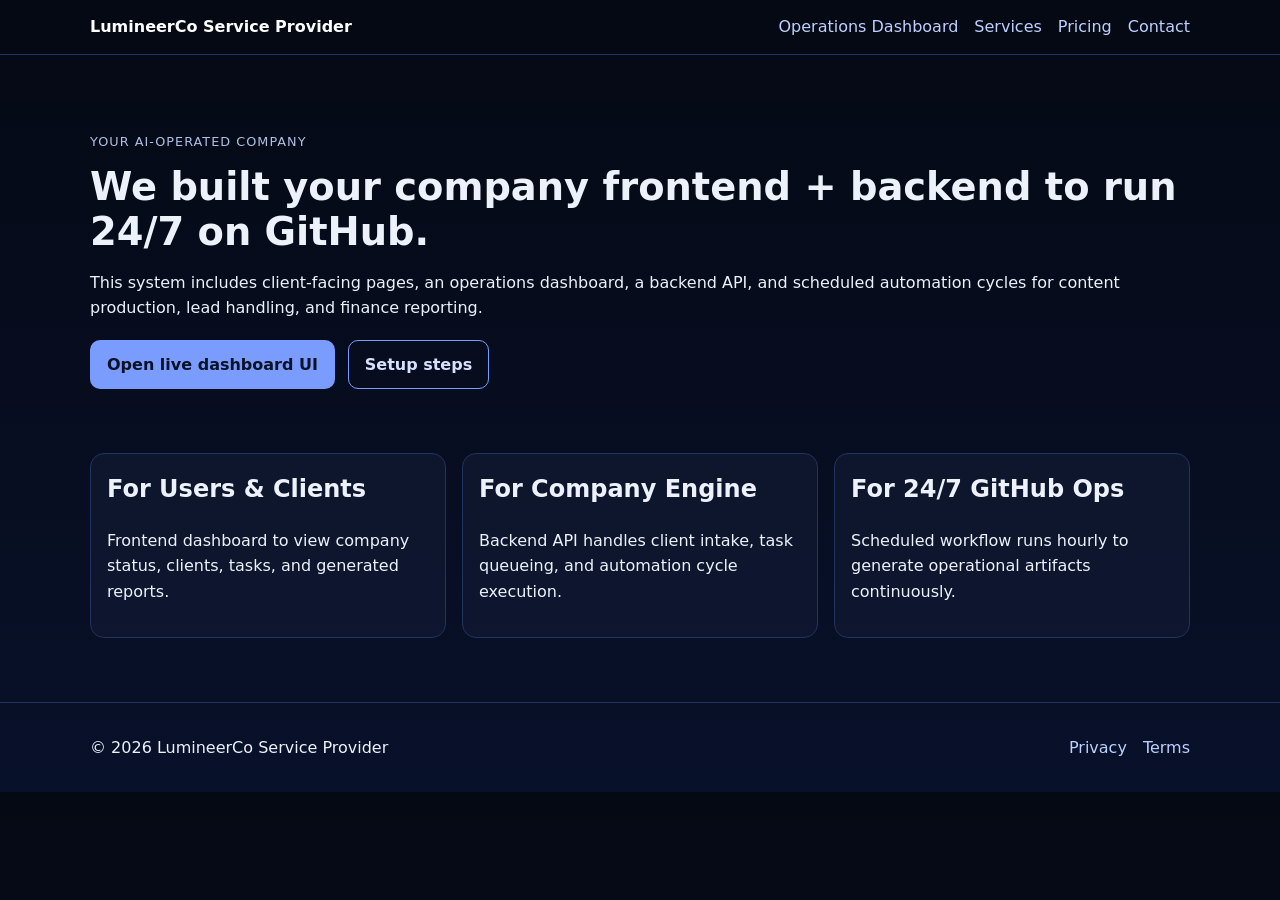
<file: index.html>
<!doctype html>
<html lang="en">
  <head>
    <meta charset="UTF-8" />
    <meta name="viewport" content="width=device-width, initial-scale=1.0" />
    <title>LumineerCo Service Provider | 24/7 AI Company</title>
    <meta name="description" content="LumineerCo runs blog writing, image/post generation, SaaS templates, sales, marketing, and finance workflows 24/7." />
    <link rel="stylesheet" href="assets/styles.css" />
  </head>
  <body>
    <header class="site-header">
      <div class="container nav-wrap">
        <a href="index.html" class="brand">LumineerCo Service Provider</a>
        <nav>
          <a href="frontend/dashboard.html">Operations Dashboard</a>
          <a href="products.html">Services</a>
          <a href="pricing.html">Pricing</a>
          <a href="contact.html">Contact</a>
        </nav>
      </div>
    </header>

    <main>
      <section class="hero">
        <div class="container">
          <p class="eyebrow">Your AI-Operated Company</p>
          <h1>We built your company frontend + backend to run 24/7 on GitHub.</h1>
          <p>
            This system includes client-facing pages, an operations dashboard, a backend API,
            and scheduled automation cycles for content production, lead handling, and finance reporting.
          </p>
          <div class="cta-row">
            <a class="btn btn-primary" href="frontend/dashboard.html">Open live dashboard UI</a>
            <a class="btn btn-outline" href="README.md">Setup steps</a>
          </div>
        </div>
      </section>

      <section class="container grid-3">
        <article class="card">
          <h2>For Users & Clients</h2>
          <p>Frontend dashboard to view company status, clients, tasks, and generated reports.</p>
        </article>
        <article class="card">
          <h2>For Company Engine</h2>
          <p>Backend API handles client intake, task queueing, and automation cycle execution.</p>
        </article>
        <article class="card">
          <h2>For 24/7 GitHub Ops</h2>
          <p>Scheduled workflow runs hourly to generate operational artifacts continuously.</p>
        </article>
      </section>
    </main>

    <footer class="site-footer">
      <div class="container footer-links">
        <p>© <span id="year"></span> LumineerCo Service Provider</p>
        <div>
          <a href="privacy.html">Privacy</a>
          <a href="terms.html">Terms</a>
        </div>
      </div>
    </footer>

    <script src="assets/script.js"></script>
  </body>
</html>
</file>
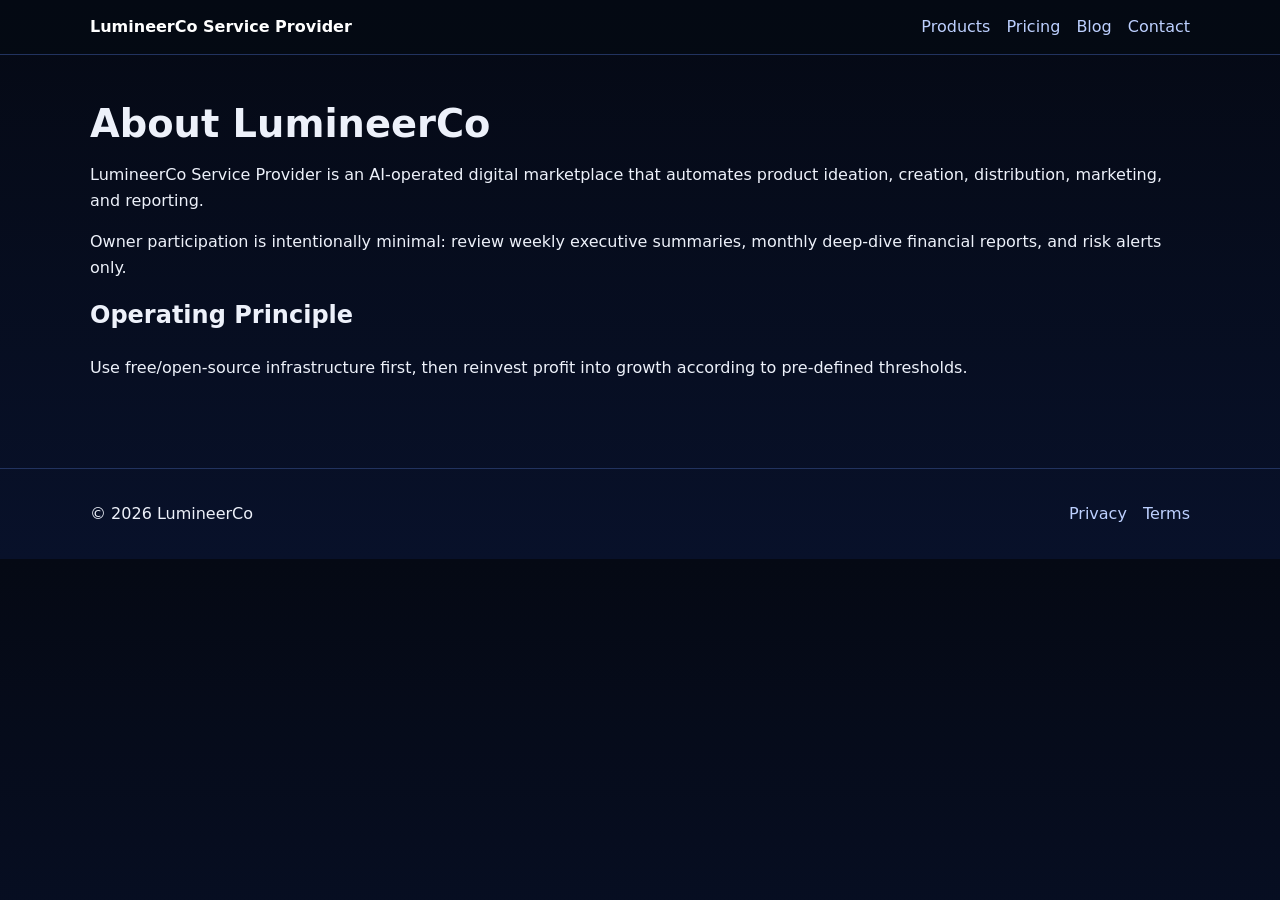
<file: about.html>
<!doctype html><html lang="en"><head><meta charset="UTF-8"><meta name="viewport" content="width=device-width, initial-scale=1.0"><title>About | LumineerCo</title><link rel="stylesheet" href="assets/styles.css"></head><body><header class="site-header"><div class="container nav-wrap"><a href="index.html" class="brand">LumineerCo Service Provider</a><nav><a href="products.html">Products</a><a href="pricing.html">Pricing</a><a href="blog.html">Blog</a><a href="contact.html">Contact</a></nav></div></header><main class="page container"><h1>About LumineerCo</h1><p>LumineerCo Service Provider is an AI-operated digital marketplace that automates product ideation, creation, distribution, marketing, and reporting.</p><p>Owner participation is intentionally minimal: review weekly executive summaries, monthly deep-dive financial reports, and risk alerts only.</p><h2>Operating Principle</h2><p>Use free/open-source infrastructure first, then reinvest profit into growth according to pre-defined thresholds.</p></main><footer class="site-footer"><div class="container footer-links"><p>© <span id="year"></span> LumineerCo</p><div><a href="privacy.html">Privacy</a><a href="terms.html">Terms</a></div></div></footer><script src="assets/script.js"></script></body></html>
</file>
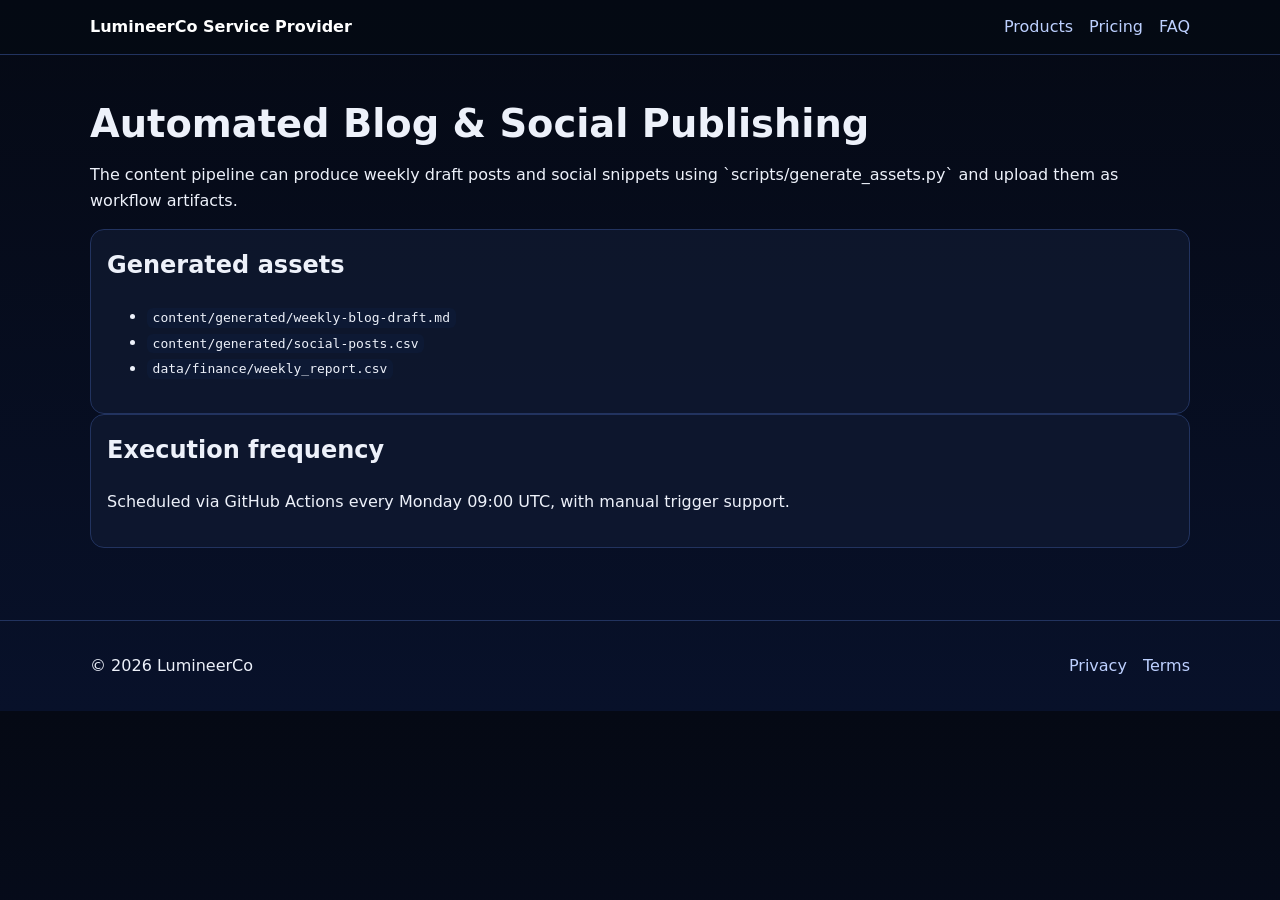
<file: blog.html>
<!doctype html>
<html lang="en">
  <head>
    <meta charset="UTF-8" />
    <meta name="viewport" content="width=device-width, initial-scale=1.0" />
    <title>Blog Automation | LumineerCo</title>
    <link rel="stylesheet" href="assets/styles.css" />
  </head>
  <body>
    <header class="site-header">
      <div class="container nav-wrap">
        <a href="index.html" class="brand">LumineerCo Service Provider</a>
        <nav>
          <a href="products.html">Products</a>
          <a href="pricing.html">Pricing</a>
          <a href="faq.html">FAQ</a>
        </nav>
      </div>
    </header>

    <main class="page container">
      <h1>Automated Blog & Social Publishing</h1>
      <p>
        The content pipeline can produce weekly draft posts and social snippets using
        `scripts/generate_assets.py` and upload them as workflow artifacts.
      </p>

      <div class="card">
        <h2>Generated assets</h2>
        <ul>
          <li><code>content/generated/weekly-blog-draft.md</code></li>
          <li><code>content/generated/social-posts.csv</code></li>
          <li><code>data/finance/weekly_report.csv</code></li>
        </ul>
      </div>

      <div class="card">
        <h2>Execution frequency</h2>
        <p>
          Scheduled via GitHub Actions every Monday 09:00 UTC, with manual trigger support.
        </p>
      </div>
    </main>

    <footer class="site-footer">
      <div class="container footer-links">
        <p>© <span id="year"></span> LumineerCo</p>
        <div><a href="privacy.html">Privacy</a><a href="terms.html">Terms</a></div>
      </div>
    </footer>
    <script src="assets/script.js"></script>
  </body>
</html>
</file>
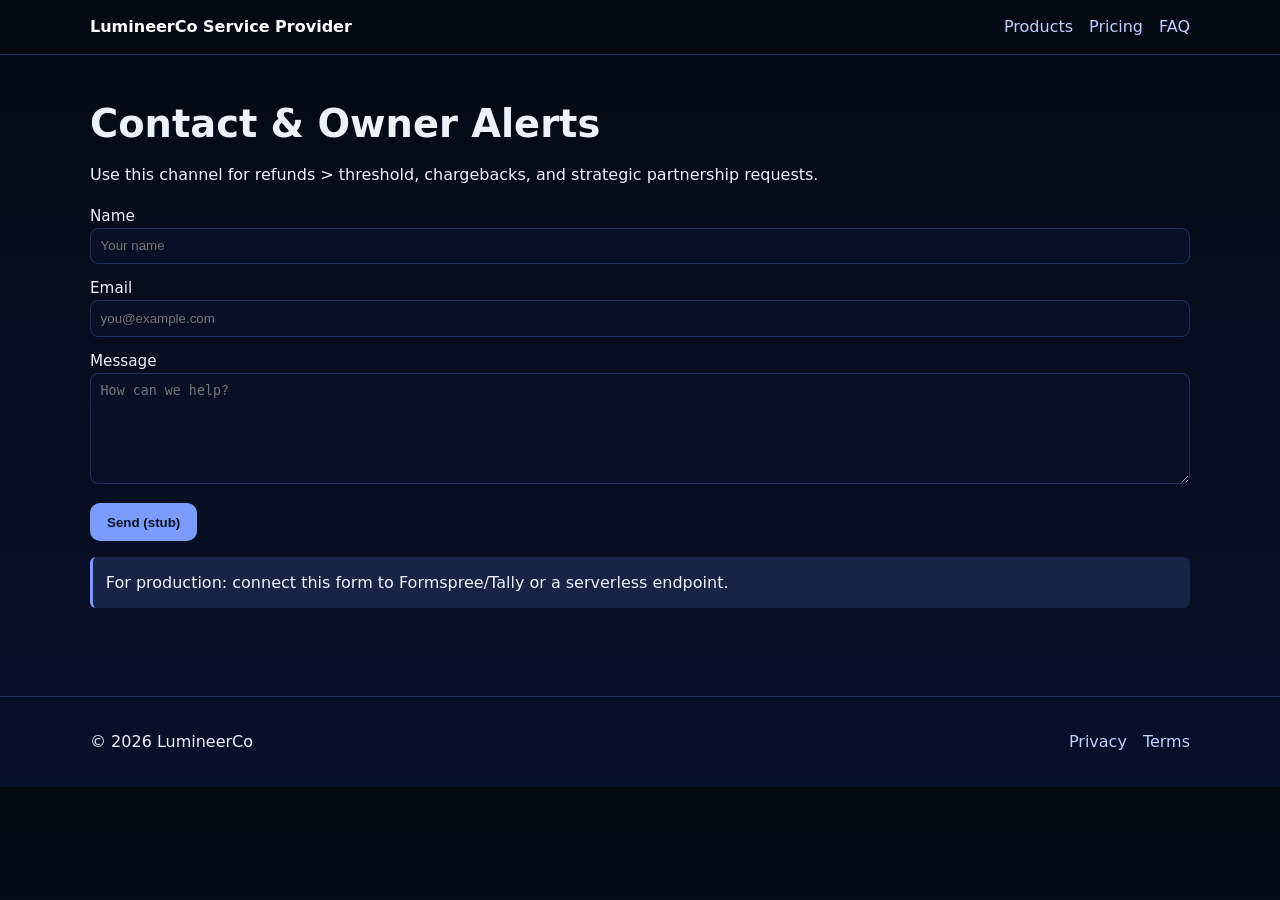
<file: contact.html>
<!doctype html><html lang="en"><head><meta charset="UTF-8"><meta name="viewport" content="width=device-width, initial-scale=1.0"><title>Contact | LumineerCo</title><link rel="stylesheet" href="assets/styles.css"></head><body><header class="site-header"><div class="container nav-wrap"><a href="index.html" class="brand">LumineerCo Service Provider</a><nav><a href="products.html">Products</a><a href="pricing.html">Pricing</a><a href="faq.html">FAQ</a></nav></div></header><main class="page container"><h1>Contact & Owner Alerts</h1><p>Use this channel for refunds > threshold, chargebacks, and strategic partnership requests.</p><form><label>Name<input type="text" placeholder="Your name"></label><label>Email<input type="email" placeholder="you@example.com"></label><label>Message<textarea rows="6" placeholder="How can we help?"></textarea></label><button class="btn btn-primary" type="submit">Send (stub)</button></form><p class="notice">For production: connect this form to Formspree/Tally or a serverless endpoint.</p></main><footer class="site-footer"><div class="container footer-links"><p>© <span id="year"></span> LumineerCo</p><div><a href="privacy.html">Privacy</a><a href="terms.html">Terms</a></div></div></footer><script src="assets/script.js"></script></body></html>
</file>
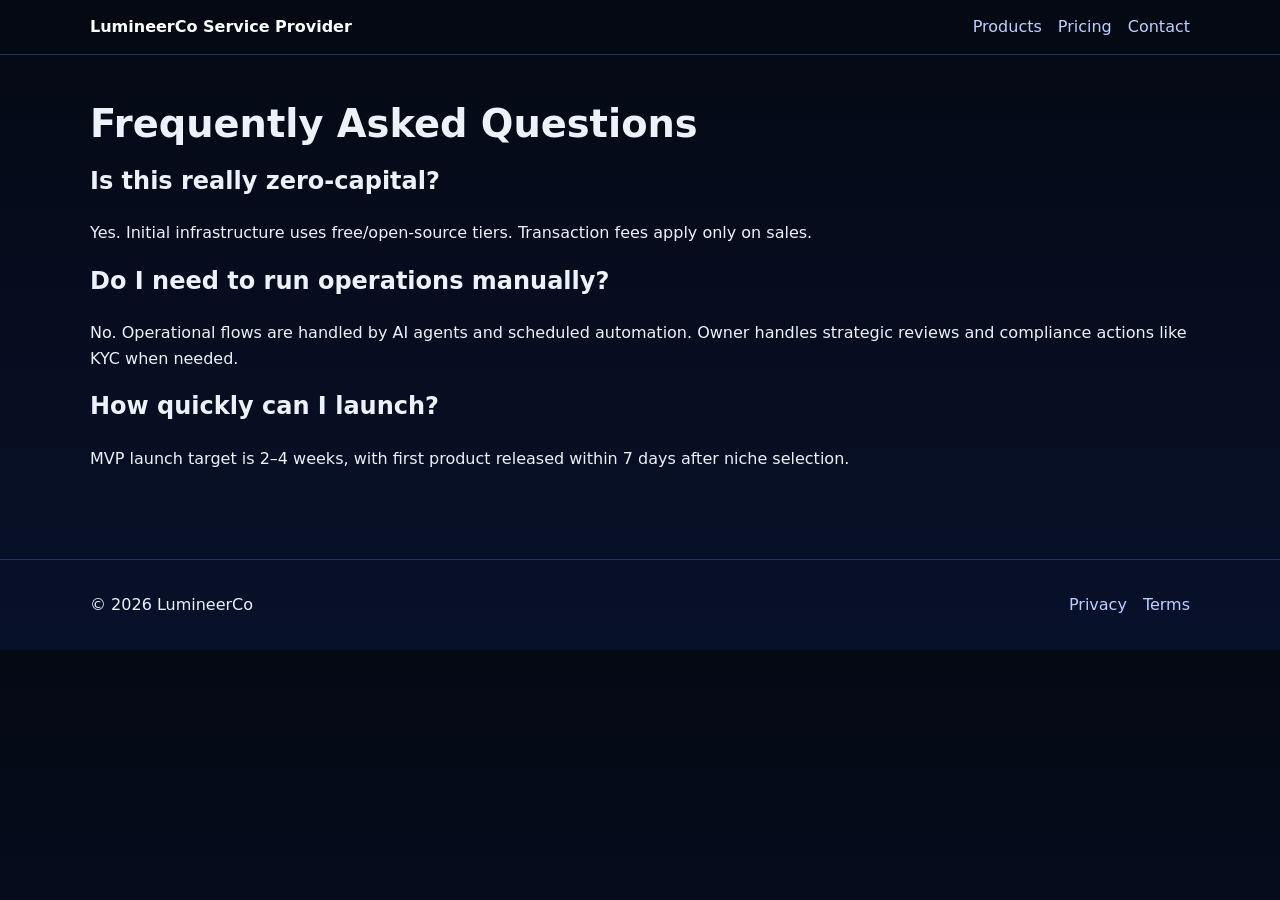
<file: faq.html>
<!doctype html><html lang="en"><head><meta charset="UTF-8"><meta name="viewport" content="width=device-width, initial-scale=1.0"><title>FAQ | LumineerCo</title><link rel="stylesheet" href="assets/styles.css"></head><body><header class="site-header"><div class="container nav-wrap"><a href="index.html" class="brand">LumineerCo Service Provider</a><nav><a href="products.html">Products</a><a href="pricing.html">Pricing</a><a href="contact.html">Contact</a></nav></div></header><main class="page container"><h1>Frequently Asked Questions</h1><h2>Is this really zero-capital?</h2><p>Yes. Initial infrastructure uses free/open-source tiers. Transaction fees apply only on sales.</p><h2>Do I need to run operations manually?</h2><p>No. Operational flows are handled by AI agents and scheduled automation. Owner handles strategic reviews and compliance actions like KYC when needed.</p><h2>How quickly can I launch?</h2><p>MVP launch target is 2–4 weeks, with first product released within 7 days after niche selection.</p></main><footer class="site-footer"><div class="container footer-links"><p>© <span id="year"></span> LumineerCo</p><div><a href="privacy.html">Privacy</a><a href="terms.html">Terms</a></div></div></footer><script src="assets/script.js"></script></body></html>
</file>
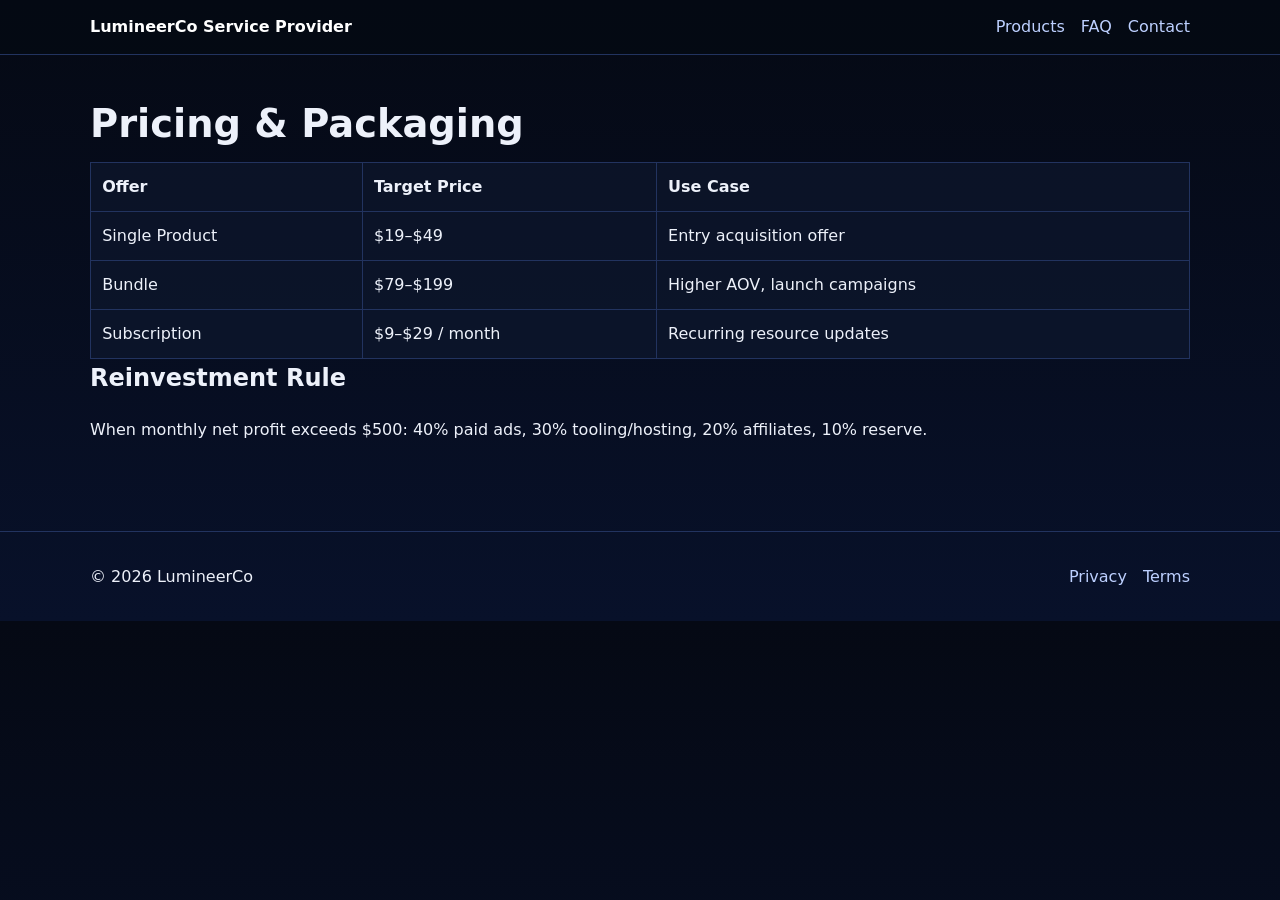
<file: pricing.html>
<!doctype html><html lang="en"><head><meta charset="UTF-8"><meta name="viewport" content="width=device-width, initial-scale=1.0"><title>Pricing | LumineerCo</title><link rel="stylesheet" href="assets/styles.css"></head><body><header class="site-header"><div class="container nav-wrap"><a href="index.html" class="brand">LumineerCo Service Provider</a><nav><a href="products.html">Products</a><a href="faq.html">FAQ</a><a href="contact.html">Contact</a></nav></div></header><main class="page container"><h1>Pricing & Packaging</h1><table class="table"><thead><tr><th>Offer</th><th>Target Price</th><th>Use Case</th></tr></thead><tbody><tr><td>Single Product</td><td>$19–$49</td><td>Entry acquisition offer</td></tr><tr><td>Bundle</td><td>$79–$199</td><td>Higher AOV, launch campaigns</td></tr><tr><td>Subscription</td><td>$9–$29 / month</td><td>Recurring resource updates</td></tr></tbody></table><h2>Reinvestment Rule</h2><p>When monthly net profit exceeds $500: 40% paid ads, 30% tooling/hosting, 20% affiliates, 10% reserve.</p></main><footer class="site-footer"><div class="container footer-links"><p>© <span id="year"></span> LumineerCo</p><div><a href="privacy.html">Privacy</a><a href="terms.html">Terms</a></div></div></footer><script src="assets/script.js"></script></body></html>
</file>
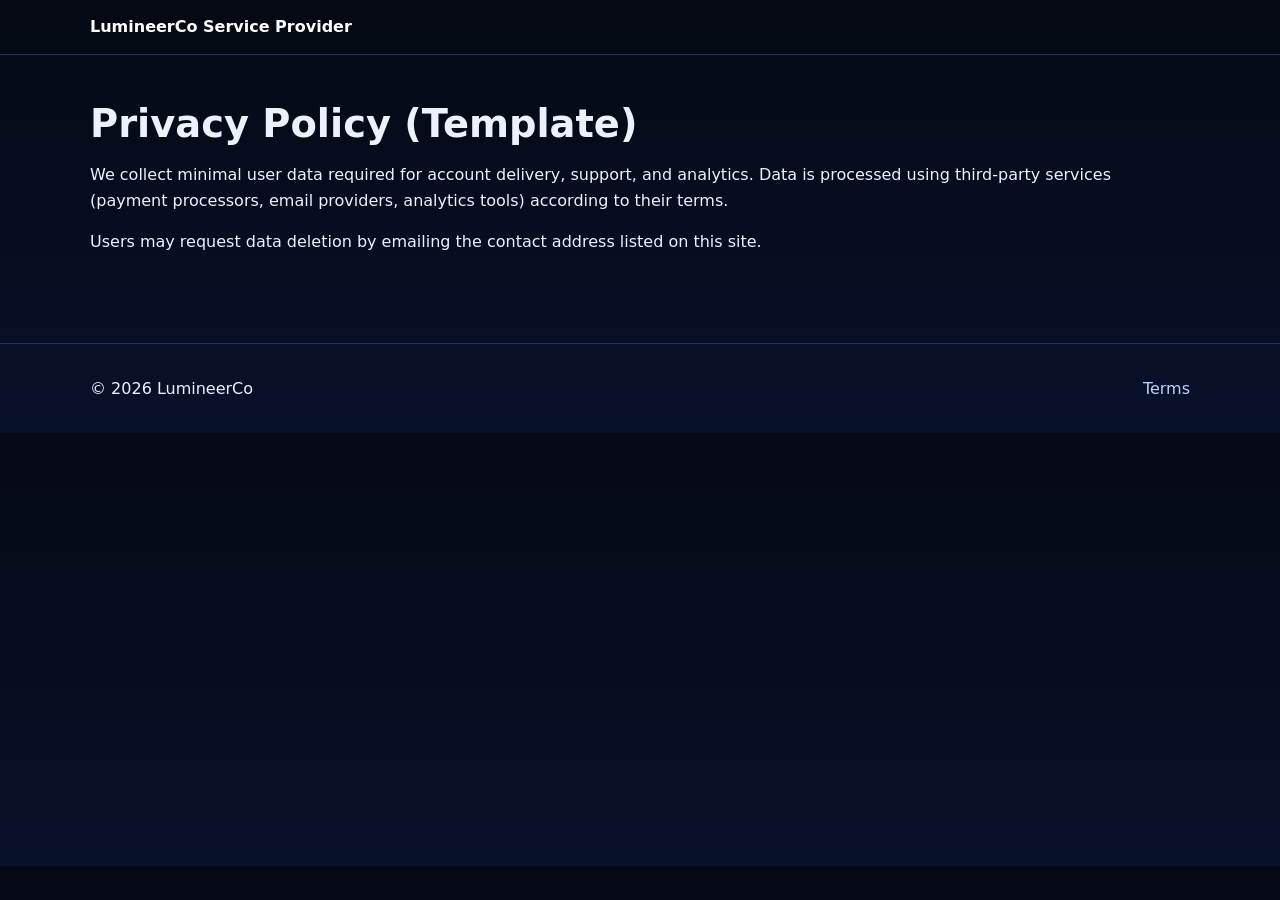
<file: privacy.html>
<!doctype html><html lang="en"><head><meta charset="UTF-8"><meta name="viewport" content="width=device-width, initial-scale=1.0"><title>Privacy Policy | LumineerCo</title><link rel="stylesheet" href="assets/styles.css"></head><body><header class="site-header"><div class="container nav-wrap"><a href="index.html" class="brand">LumineerCo Service Provider</a></div></header><main class="page container"><h1>Privacy Policy (Template)</h1><p>We collect minimal user data required for account delivery, support, and analytics. Data is processed using third-party services (payment processors, email providers, analytics tools) according to their terms.</p><p>Users may request data deletion by emailing the contact address listed on this site.</p></main><footer class="site-footer"><div class="container footer-links"><p>© <span id="year"></span> LumineerCo</p><div><a href="terms.html">Terms</a></div></div></footer><script src="assets/script.js"></script></body></html>
</file>
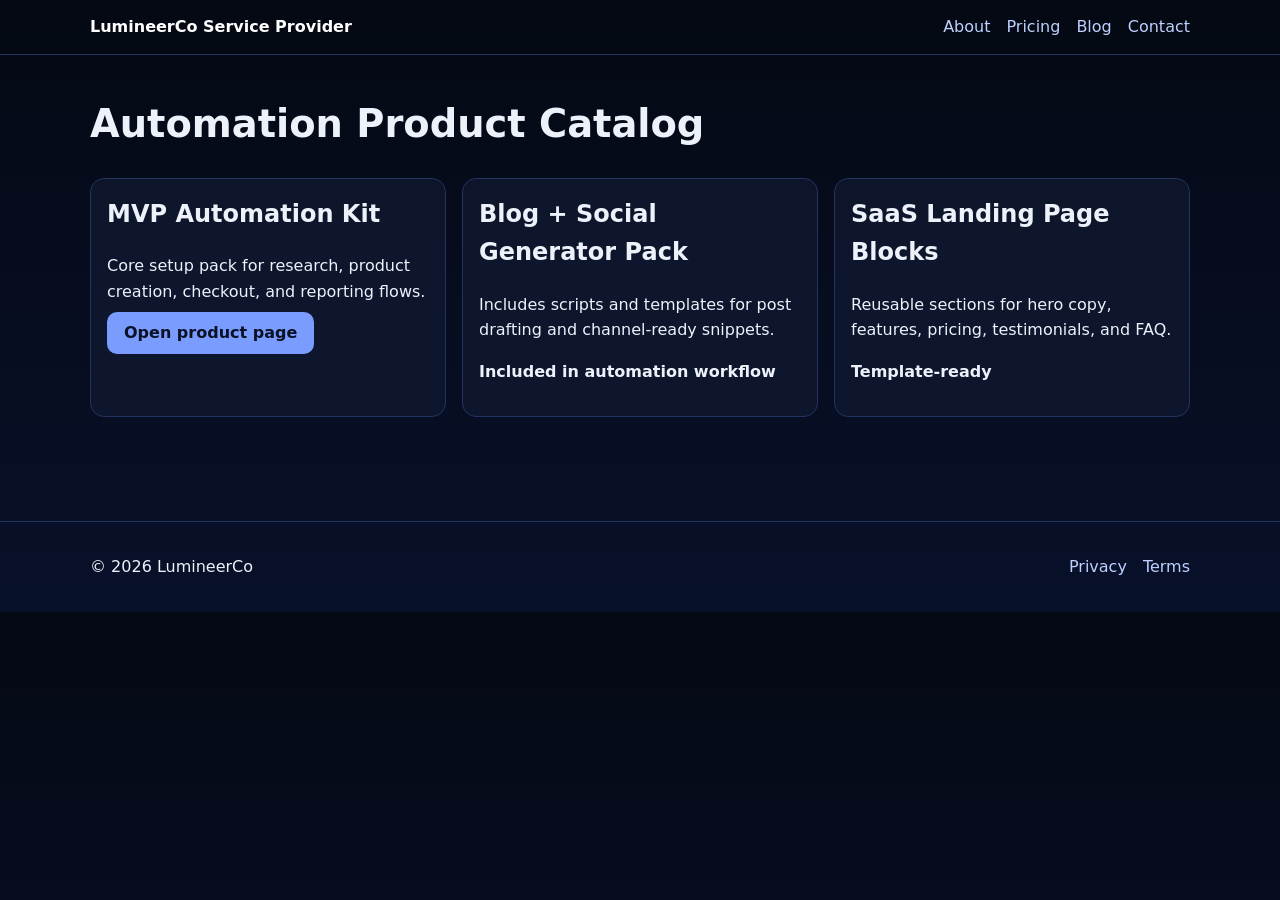
<file: products.html>
<!doctype html>
<html lang="en">
  <head>
    <meta charset="UTF-8" />
    <meta name="viewport" content="width=device-width, initial-scale=1.0" />
    <title>Products | LumineerCo</title>
    <link rel="stylesheet" href="assets/styles.css" />
  </head>
  <body>
    <header class="site-header">
      <div class="container nav-wrap">
        <a href="index.html" class="brand">LumineerCo Service Provider</a>
        <nav>
          <a href="about.html">About</a>
          <a href="pricing.html">Pricing</a>
          <a href="blog.html">Blog</a>
          <a href="contact.html">Contact</a>
        </nav>
      </div>
    </header>

    <main class="page container">
      <h1>Automation Product Catalog</h1>
      <div class="grid-3">
        <article class="card">
          <h2>MVP Automation Kit</h2>
          <p>Core setup pack for research, product creation, checkout, and reporting flows.</p>
          <a class="btn btn-primary" href="products/mvp-automation-kit.html">Open product page</a>
        </article>
        <article class="card">
          <h2>Blog + Social Generator Pack</h2>
          <p>Includes scripts and templates for post drafting and channel-ready snippets.</p>
          <p><strong>Included in automation workflow</strong></p>
        </article>
        <article class="card">
          <h2>SaaS Landing Page Blocks</h2>
          <p>Reusable sections for hero copy, features, pricing, testimonials, and FAQ.</p>
          <p><strong>Template-ready</strong></p>
        </article>
      </div>
    </main>

    <footer class="site-footer">
      <div class="container footer-links">
        <p>© <span id="year"></span> LumineerCo</p>
        <div><a href="privacy.html">Privacy</a><a href="terms.html">Terms</a></div>
      </div>
    </footer>
    <script src="assets/script.js"></script>
  </body>
</html>
</file>
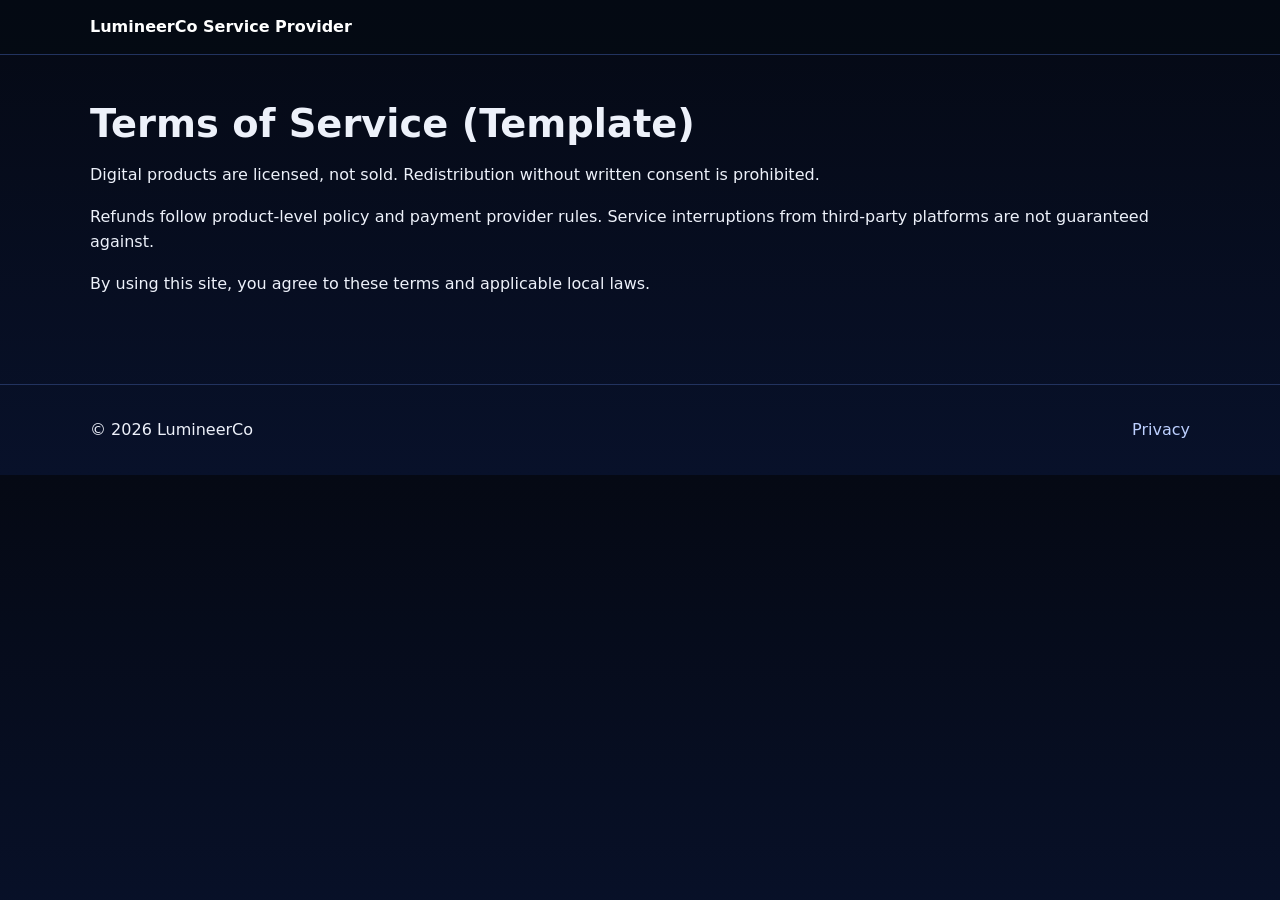
<file: terms.html>
<!doctype html><html lang="en"><head><meta charset="UTF-8"><meta name="viewport" content="width=device-width, initial-scale=1.0"><title>Terms of Service | LumineerCo</title><link rel="stylesheet" href="assets/styles.css"></head><body><header class="site-header"><div class="container nav-wrap"><a href="index.html" class="brand">LumineerCo Service Provider</a></div></header><main class="page container"><h1>Terms of Service (Template)</h1><p>Digital products are licensed, not sold. Redistribution without written consent is prohibited.</p><p>Refunds follow product-level policy and payment provider rules. Service interruptions from third-party platforms are not guaranteed against.</p><p>By using this site, you agree to these terms and applicable local laws.</p></main><footer class="site-footer"><div class="container footer-links"><p>© <span id="year"></span> LumineerCo</p><div><a href="privacy.html">Privacy</a></div></div></footer><script src="assets/script.js"></script></body></html>
</file>
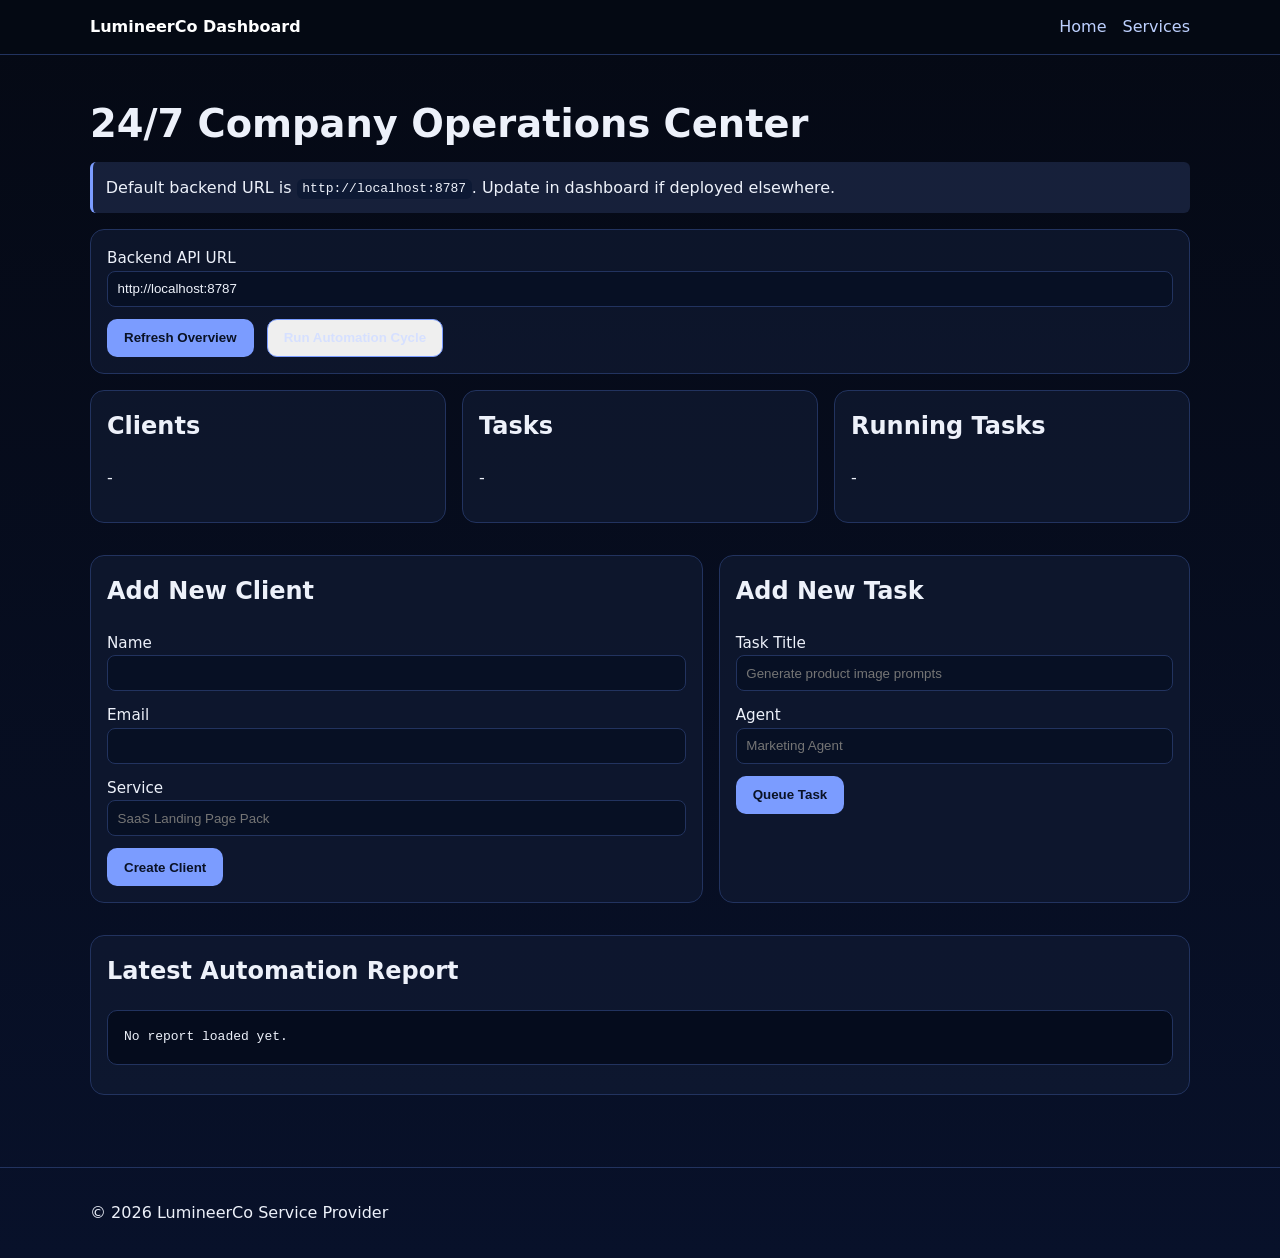
<file: frontend/dashboard.html>
<!doctype html>
<html lang="en">
  <head>
    <meta charset="UTF-8" />
    <meta name="viewport" content="width=device-width, initial-scale=1.0" />
    <title>LumineerCo Operations Dashboard</title>
    <link rel="stylesheet" href="../assets/styles.css" />
  </head>
  <body>
    <header class="site-header">
      <div class="container nav-wrap">
        <a href="../index.html" class="brand">LumineerCo Dashboard</a>
        <nav>
          <a href="../index.html">Home</a>
          <a href="../products.html">Services</a>
        </nav>
      </div>
    </header>

    <main class="page container">
      <h1>24/7 Company Operations Center</h1>
      <p class="notice">Default backend URL is <code>http://localhost:8787</code>. Update in dashboard if deployed elsewhere.</p>

      <div class="card">
        <label>Backend API URL
          <input id="apiBase" value="http://localhost:8787" />
        </label>
        <button class="btn btn-primary" id="refreshBtn" type="button">Refresh Overview</button>
        <button class="btn btn-outline" id="runCycleBtn" type="button">Run Automation Cycle</button>
      </div>

      <section class="grid-3">
        <article class="card"><h2>Clients</h2><p id="clientsTotal">-</p></article>
        <article class="card"><h2>Tasks</h2><p id="tasksTotal">-</p></article>
        <article class="card"><h2>Running Tasks</h2><p id="runningTasks">-</p></article>
      </section>

      <section class="split">
        <div class="card">
          <h2>Add New Client</h2>
          <label>Name<input id="clientName" /></label>
          <label>Email<input id="clientEmail" /></label>
          <label>Service<input id="clientService" placeholder="SaaS Landing Page Pack" /></label>
          <button class="btn btn-primary" id="addClientBtn" type="button">Create Client</button>
        </div>

        <div class="card">
          <h2>Add New Task</h2>
          <label>Task Title<input id="taskTitle" placeholder="Generate product image prompts" /></label>
          <label>Agent<input id="taskAgent" placeholder="Marketing Agent" /></label>
          <button class="btn btn-primary" id="addTaskBtn" type="button">Queue Task</button>
        </div>
      </section>

      <section class="card">
        <h2>Latest Automation Report</h2>
        <pre id="reportOutput">No report loaded yet.</pre>
      </section>
    </main>

    <footer class="site-footer">
      <div class="container footer-links">
        <p>© <span id="year"></span> LumineerCo Service Provider</p>
      </div>
    </footer>

    <script src="../assets/script.js"></script>
    <script src="app.js"></script>
  </body>
</html>
</file>
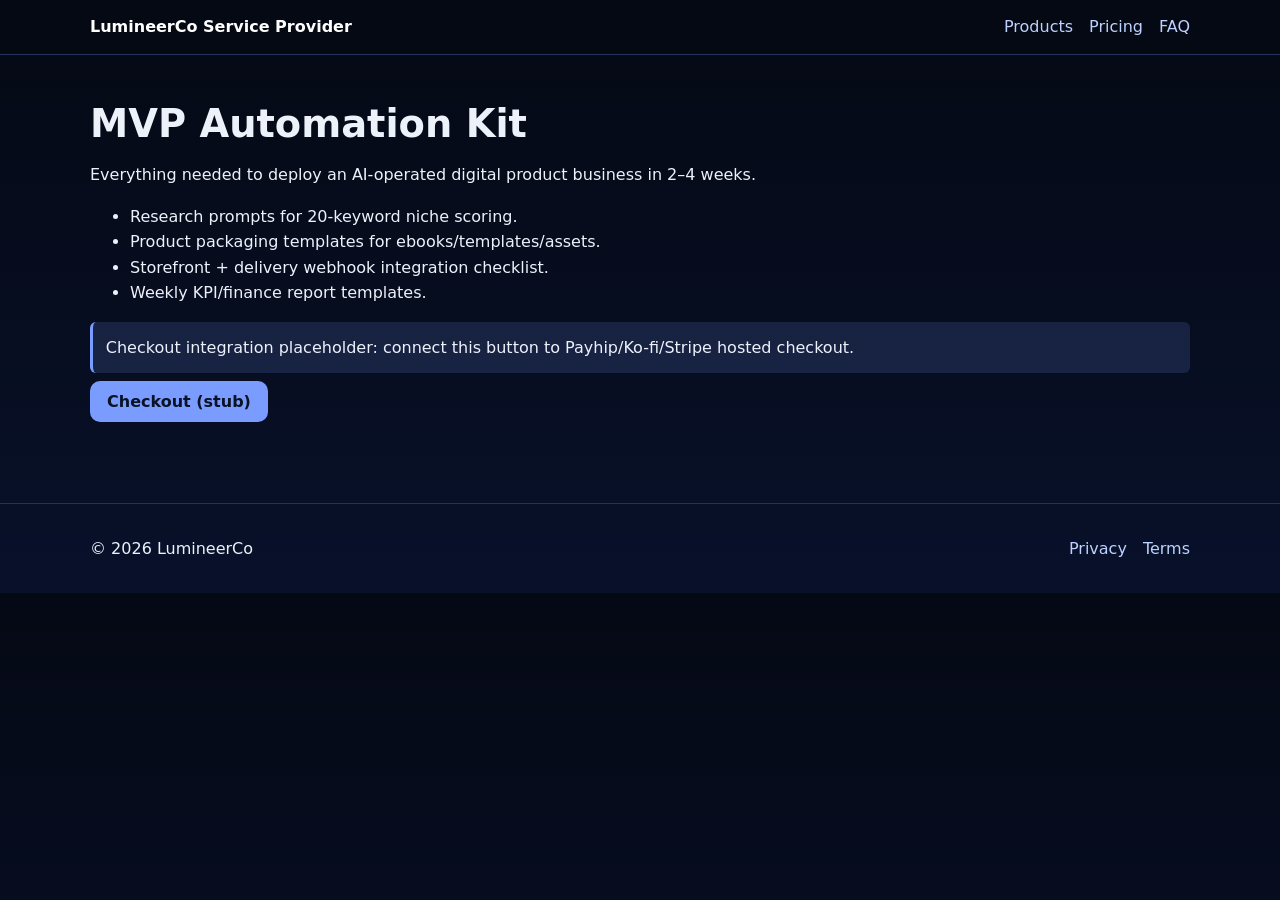
<file: products/mvp-automation-kit.html>
<!doctype html><html lang="en"><head><meta charset="UTF-8"><meta name="viewport" content="width=device-width, initial-scale=1.0"><title>MVP Automation Kit | LumineerCo</title><link rel="stylesheet" href="../assets/styles.css"></head><body><header class="site-header"><div class="container nav-wrap"><a href="../index.html" class="brand">LumineerCo Service Provider</a><nav><a href="../products.html">Products</a><a href="../pricing.html">Pricing</a><a href="../faq.html">FAQ</a></nav></div></header><main class="page container"><h1>MVP Automation Kit</h1><p>Everything needed to deploy an AI-operated digital product business in 2–4 weeks.</p><ul><li>Research prompts for 20-keyword niche scoring.</li><li>Product packaging templates for ebooks/templates/assets.</li><li>Storefront + delivery webhook integration checklist.</li><li>Weekly KPI/finance report templates.</li></ul><p class="notice">Checkout integration placeholder: connect this button to Payhip/Ko-fi/Stripe hosted checkout.</p><p><a class="btn btn-primary" href="#" aria-disabled="true">Checkout (stub)</a></p></main><footer class="site-footer"><div class="container footer-links"><p>© <span id="year"></span> LumineerCo</p><div><a href="../privacy.html">Privacy</a><a href="../terms.html">Terms</a></div></div></footer><script src="../assets/script.js"></script></body></html>
</file>
<file: assets/styles.css>
:root {
  --bg: #080f1e;
  --bg-soft: #0f1a33;
  --text: #edf1fa;
  --muted: #aec0e6;
  --primary: #7b9cff;
  --border: #22335f;
}
* { box-sizing: border-box; }
body {
  margin: 0;
  font-family: Inter, system-ui, -apple-system, Segoe UI, Roboto, sans-serif;
  color: var(--text);
  background: linear-gradient(180deg, #050914 0%, #08112a 100%);
  line-height: 1.6;
}
a { color: #bdd0ff; text-decoration: none; }
a:hover { text-decoration: underline; }
.container { width: min(1100px, 92vw); margin: 0 auto; }
.site-header { position: sticky; top: 0; background: rgba(5, 10, 20, 0.95); border-bottom: 1px solid var(--border); }
.nav-wrap { display: flex; justify-content: space-between; align-items: center; padding: 0.9rem 0; gap: 1rem; }
nav { display: flex; flex-wrap: wrap; gap: 1rem; }
.brand { font-weight: 700; color: #fff; }
.hero { padding: 4rem 0 3rem; }
.eyebrow { color: var(--muted); text-transform: uppercase; letter-spacing: .08em; font-size: .8rem; }
h1 { font-size: clamp(1.9rem, 3vw, 3.2rem); line-height: 1.15; margin: .4rem 0 1rem; }
h2 { margin-top: 0; }
.cta-row { display: flex; flex-wrap: wrap; gap: .8rem; margin-top: 1.2rem; }
.btn { border-radius: 10px; padding: .65rem 1rem; border: 1px solid transparent; font-weight: 600; }
.btn-primary { background: var(--primary); color: #0a1226; }
.btn-outline { border-color: var(--primary); color: #d6e0ff; }
.grid-3 { display: grid; grid-template-columns: repeat(auto-fit,minmax(220px,1fr)); gap: 1rem; padding: 1rem 0 2rem; }
.card, .panel {
  background: rgba(16, 27, 50, 0.7);
  border: 1px solid var(--border);
  border-radius: 14px;
  padding: 1rem;
}
.split { display: grid; grid-template-columns: 1.3fr 1fr; gap: 1rem; padding-bottom: 2rem; }
.page { padding: 2.5rem 0; }
.page h1 { margin-bottom: 1rem; }
.table { width: 100%; border-collapse: collapse; background: rgba(16,27,50,.55); }
.table th, .table td { border: 1px solid var(--border); padding: .7rem; text-align: left; }
.notice { background: rgba(123,156,255,.15); border-left: 3px solid var(--primary); padding: .8rem; border-radius: 6px; }
.site-footer { border-top: 1px solid var(--border); margin-top: 2rem; }
.footer-links { display: flex; justify-content: space-between; align-items: center; gap: 1rem; padding: 1rem 0; }
.footer-links > div { display: flex; gap: 1rem; }
input, textarea { width: 100%; background: #071024; border: 1px solid var(--border); color: var(--text); border-radius: 8px; padding: .6rem; margin-bottom: .75rem; }
label { display: block; font-size: .95rem; }
@media (max-width: 860px) {
  .split { grid-template-columns: 1fr; }
}
pre {
  white-space: pre-wrap;
  word-break: break-word;
  background: #050c1d;
  border: 1px solid var(--border);
  border-radius: 10px;
  padding: 1rem;
  max-height: 300px;
  overflow: auto;
}
button.btn { cursor: pointer; margin-right: .5rem; }
code { background: #0d1934; padding: .15rem .35rem; border-radius: 6px; }
</file>
